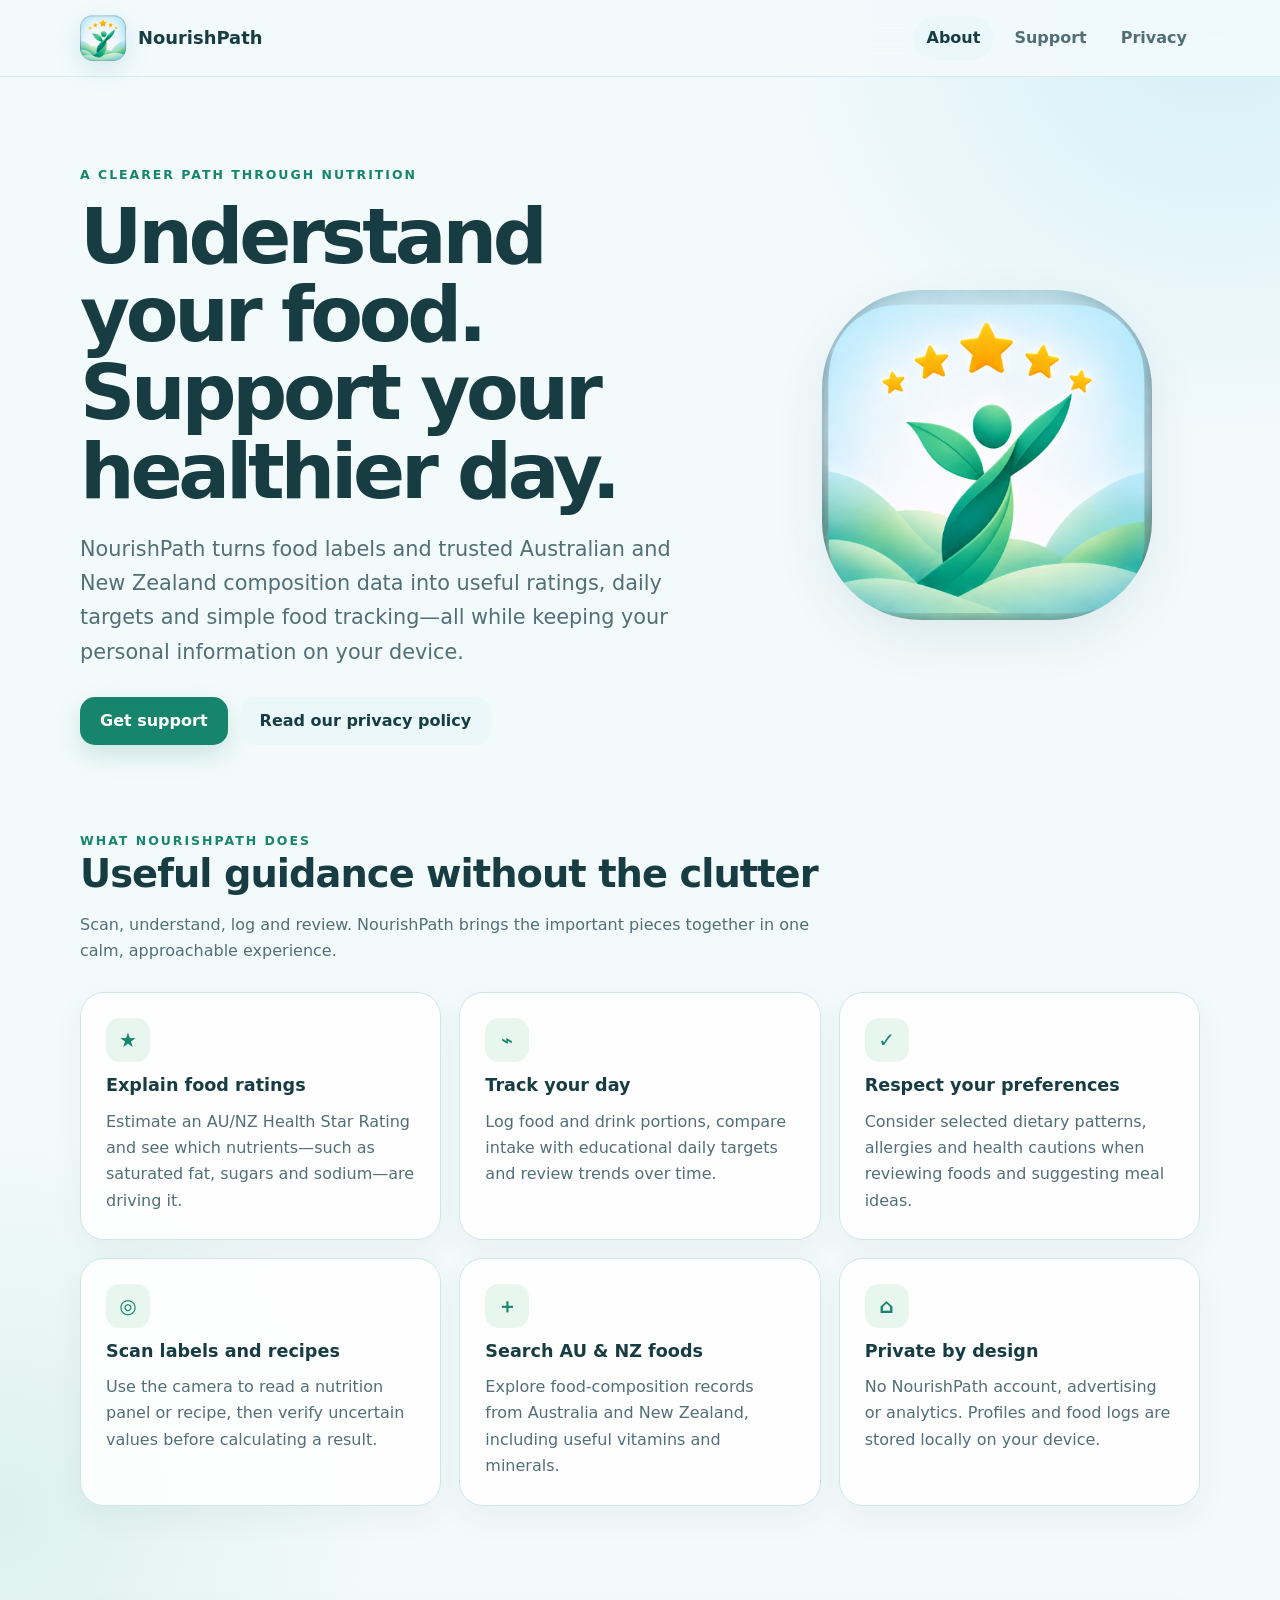
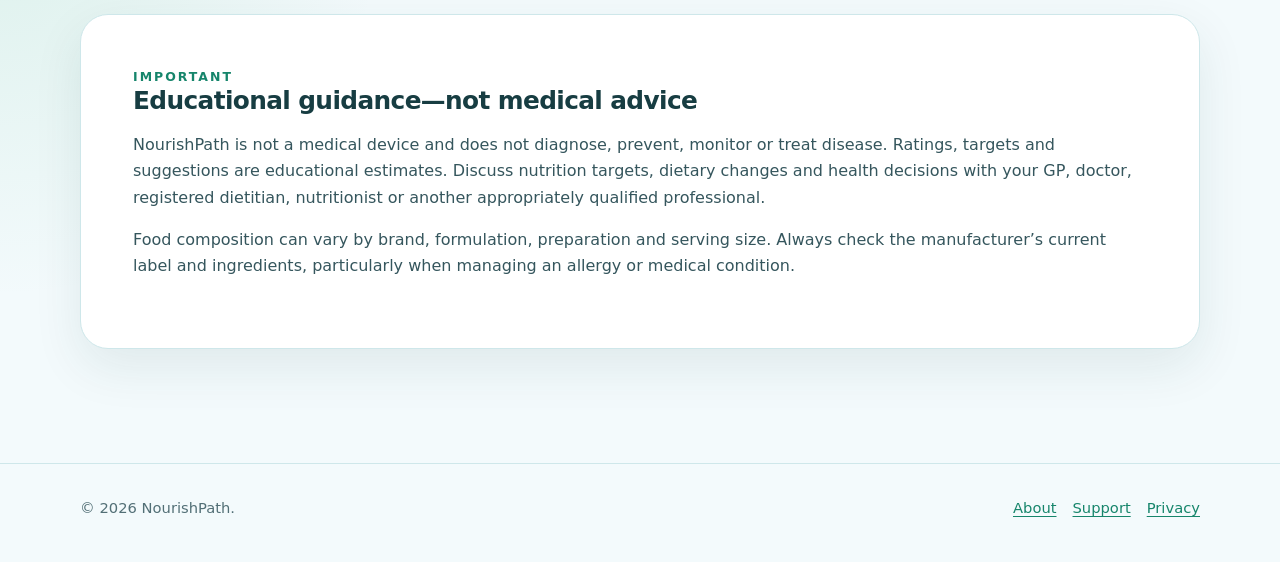
<file: index.htm>
<!doctype html>
<html lang="en-NZ">
<head>
  <meta charset="utf-8">
  <meta name="viewport" content="width=device-width, initial-scale=1">
  <meta name="description" content="NourishPath helps you understand food and drink nutrition, track daily intake, and make more informed choices.">
  <title>NourishPath — Food & daily nutrition, made clearer</title>
  <link rel="icon" href="assets/nourishpath-logo.png">
  <link rel="stylesheet" href="styles.css">
</head>
<body>
  <header class="site-header"><nav class="nav wrap" aria-label="Main navigation">
    <a class="brand" href="index.htm"><img src="assets/nourishpath-logo.png" alt=""><span>NourishPath</span></a>
    <div class="nav-links"><a aria-current="page" href="index.htm">About</a><a href="support.htm">Support</a><a href="privacy.htm">Privacy</a></div>
  </nav></header>
  <main>
    <section class="hero"><div class="hero-grid wrap">
      <div><div class="eyebrow">A clearer path through nutrition</div><h1>Understand your food. Support your healthier day.</h1>
        <p class="lede">NourishPath turns food labels and trusted Australian and New Zealand composition data into useful ratings, daily targets and simple food tracking—all while keeping your personal information on your device.</p>
        <div class="actions"><a class="button" href="support.htm">Get support</a><a class="button secondary" href="privacy.htm">Read our privacy policy</a></div>
      </div>
      <img class="hero-logo" src="assets/nourishpath-logo.png" alt="NourishPath logo: a green leafy person reaching upward beneath five stars">
    </div></section>
    <section class="section"><div class="wrap">
      <div class="eyebrow">What NourishPath does</div><h2>Useful guidance without the clutter</h2>
      <p class="section-intro">Scan, understand, log and review. NourishPath brings the important pieces together in one calm, approachable experience.</p>
      <div class="cards">
        <article class="card"><div class="icon">★</div><h3>Explain food ratings</h3><p>Estimate an AU/NZ Health Star Rating and see which nutrients—such as saturated fat, sugars and sodium—are driving it.</p></article>
        <article class="card"><div class="icon">⌁</div><h3>Track your day</h3><p>Log food and drink portions, compare intake with educational daily targets and review trends over time.</p></article>
        <article class="card"><div class="icon">✓</div><h3>Respect your preferences</h3><p>Consider selected dietary patterns, allergies and health cautions when reviewing foods and suggesting meal ideas.</p></article>
        <article class="card"><div class="icon">◎</div><h3>Scan labels and recipes</h3><p>Use the camera to read a nutrition panel or recipe, then verify uncertain values before calculating a result.</p></article>
        <article class="card"><div class="icon">＋</div><h3>Search AU & NZ foods</h3><p>Explore food-composition records from Australia and New Zealand, including useful vitamins and minerals.</p></article>
        <article class="card"><div class="icon">⌂</div><h3>Private by design</h3><p>No NourishPath account, advertising or analytics. Profiles and food logs are stored locally on your device.</p></article>
      </div>
    </div></section>
    <section class="section"><div class="wrap document">
      <div class="eyebrow">Important</div><h2>Educational guidance—not medical advice</h2>
      <p>NourishPath is not a medical device and does not diagnose, prevent, monitor or treat disease. Ratings, targets and suggestions are educational estimates. Discuss nutrition targets, dietary changes and health decisions with your GP, doctor, registered dietitian, nutritionist or another appropriately qualified professional.</p>
      <p>Food composition can vary by brand, formulation, preparation and serving size. Always check the manufacturer’s current label and ingredients, particularly when managing an allergy or medical condition.</p>
    </div></section>
  </main>
  <footer class="site-footer"><div class="footer-row wrap"><span>© 2026 NourishPath.</span><div class="footer-links"><a href="index.htm">About</a><a href="support.htm">Support</a><a href="privacy.htm">Privacy</a></div></div></footer>
</body></html>
</file>
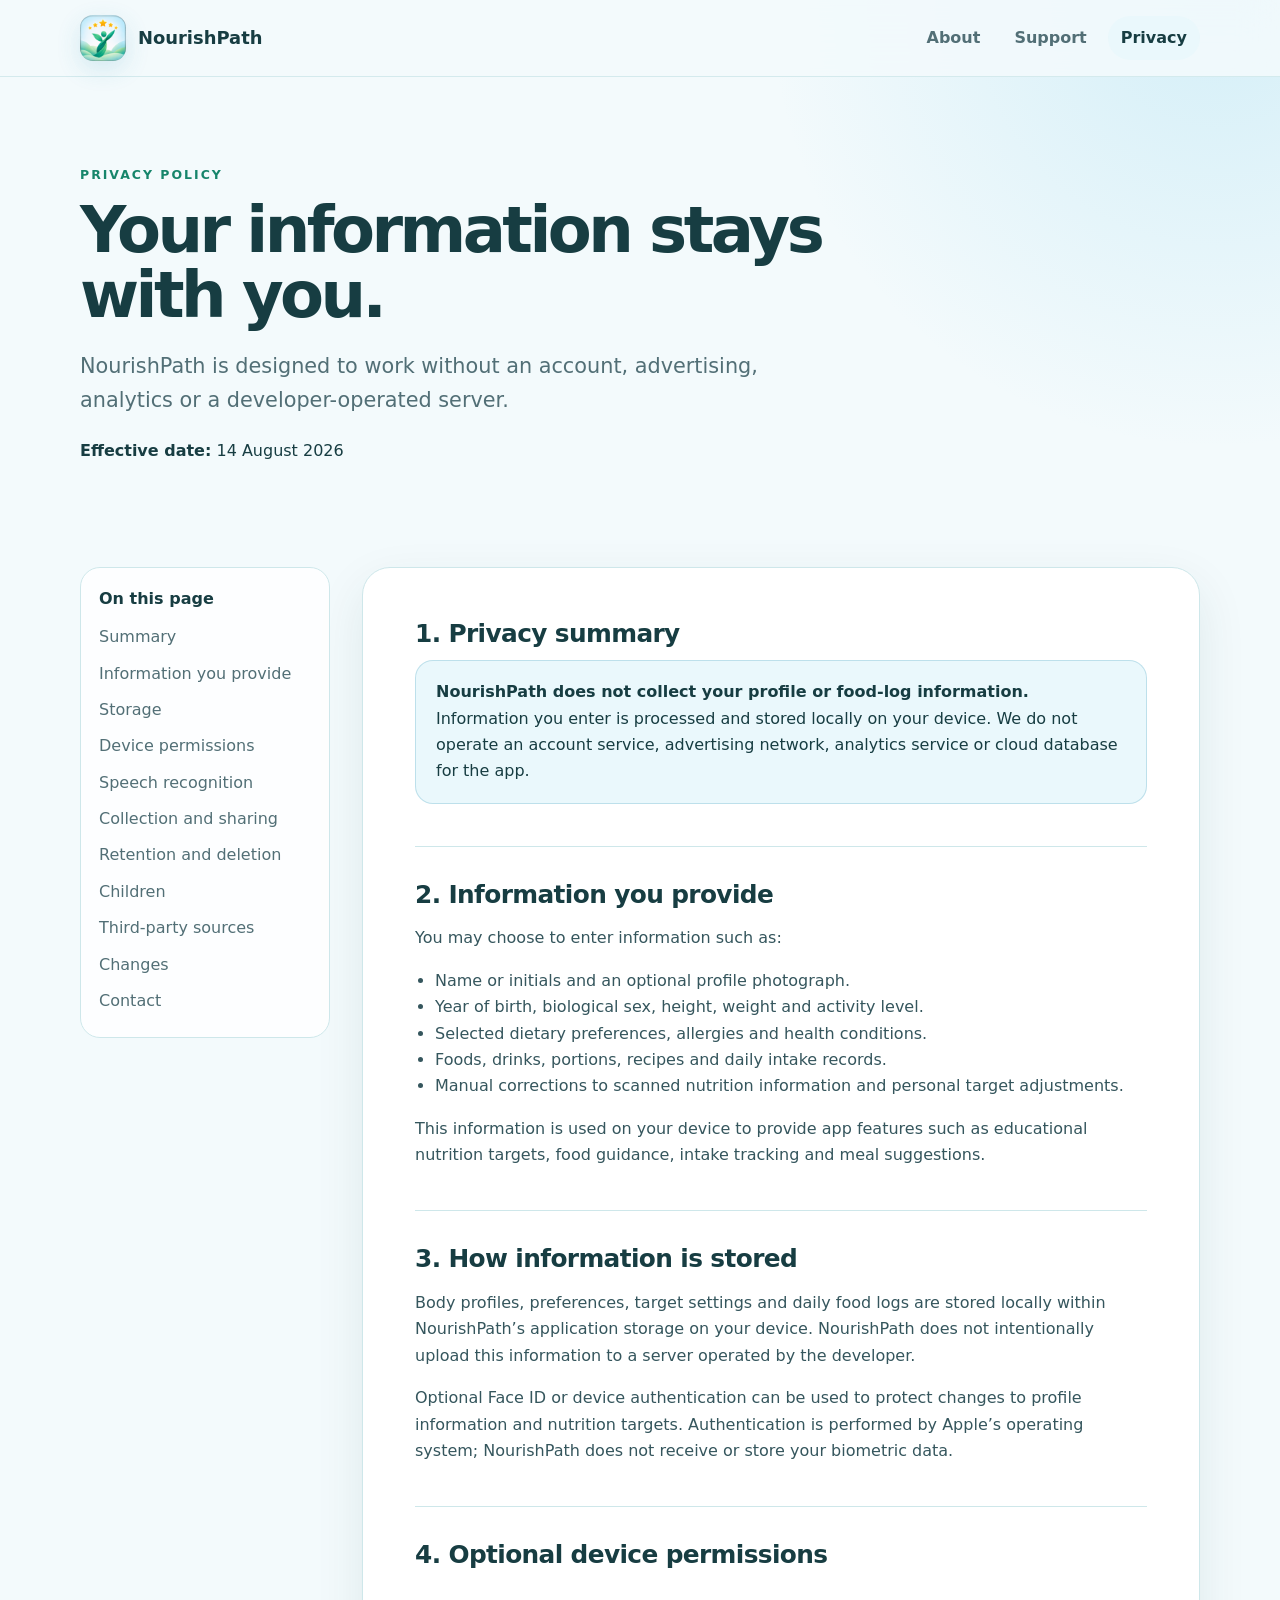
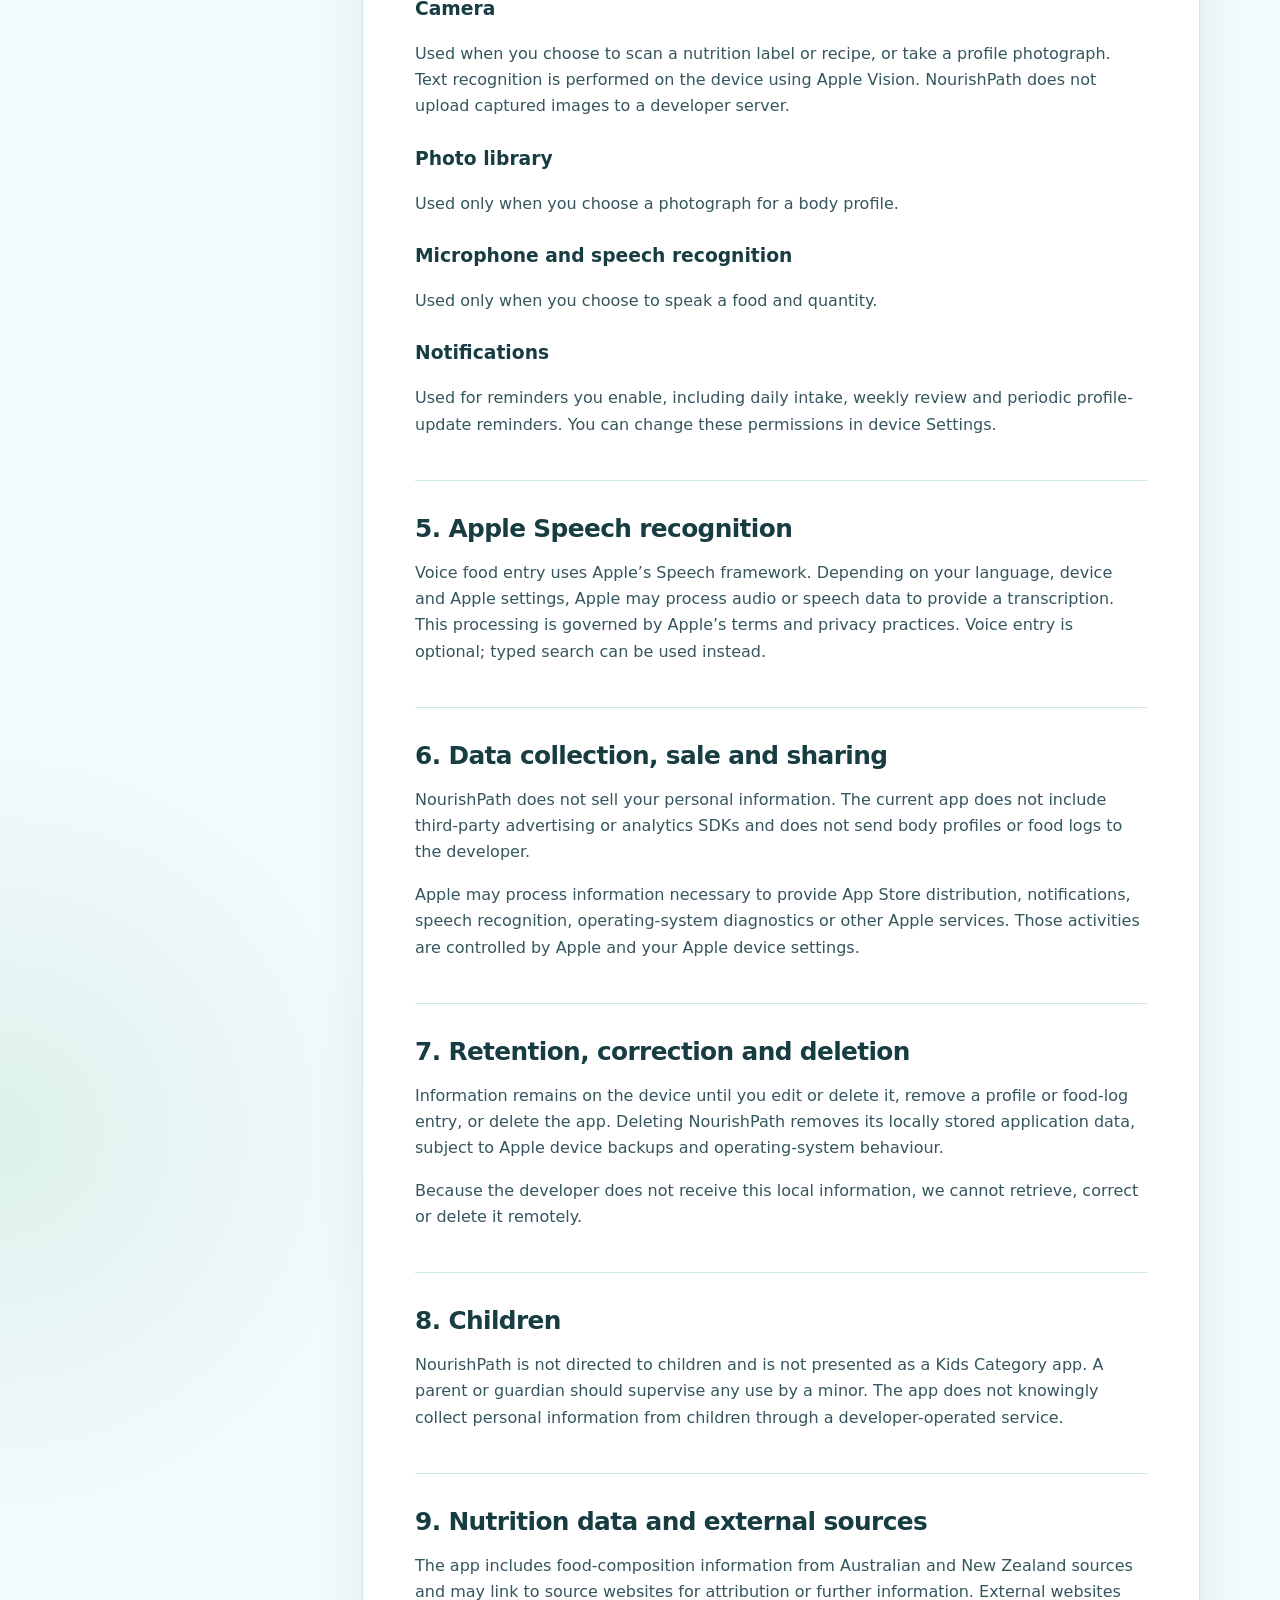
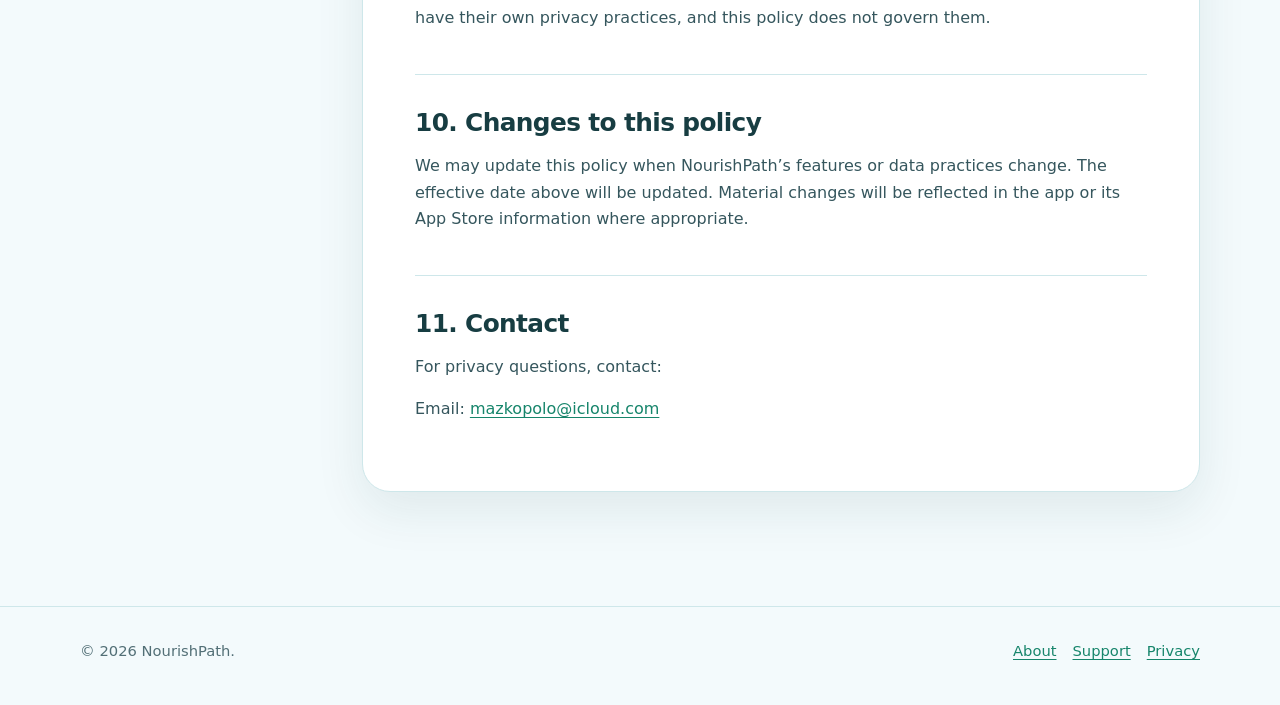
<file: privacy.htm>
<!doctype html>
<html lang="en-NZ">
<head>
  <meta charset="utf-8"><meta name="viewport" content="width=device-width, initial-scale=1">
  <meta name="description" content="NourishPath privacy policy."><title>Privacy Policy — NourishPath</title>
  <link rel="icon" href="assets/nourishpath-logo.png"><link rel="stylesheet" href="styles.css">
</head>
<body>
  <header class="site-header"><nav class="nav wrap" aria-label="Main navigation"><a class="brand" href="index.htm"><img src="assets/nourishpath-logo.png" alt=""><span>NourishPath</span></a><div class="nav-links"><a href="index.htm">About</a><a href="support.htm">Support</a><a aria-current="page" href="privacy.htm">Privacy</a></div></nav></header>
  <main>
    <section class="hero legal"><div class="wrap"><div class="eyebrow">Privacy policy</div><h1>Your information stays with you.</h1><p class="lede">NourishPath is designed to work without an account, advertising, analytics or a developer-operated server.</p><p><strong>Effective date:</strong> 14 August 2026</p></div></section>
    <section class="section"><div class="content-grid wrap">
      <aside class="toc"><strong>On this page</strong><a href="#summary">Summary</a><a href="#information">Information you provide</a><a href="#storage">Storage</a><a href="#permissions">Device permissions</a><a href="#speech">Speech recognition</a><a href="#sharing">Collection and sharing</a><a href="#retention">Retention and deletion</a><a href="#children">Children</a><a href="#sources">Third-party sources</a><a href="#changes">Changes</a><a href="#contact">Contact</a></aside>
      <article class="document">
        <section id="summary"><h2>1. Privacy summary</h2><div class="notice"><strong>NourishPath does not collect your profile or food-log information.</strong> Information you enter is processed and stored locally on your device. We do not operate an account service, advertising network, analytics service or cloud database for the app.</div></section>
        <section id="information"><h2>2. Information you provide</h2><p>You may choose to enter information such as:</p><ul><li>Name or initials and an optional profile photograph.</li><li>Year of birth, biological sex, height, weight and activity level.</li><li>Selected dietary preferences, allergies and health conditions.</li><li>Foods, drinks, portions, recipes and daily intake records.</li><li>Manual corrections to scanned nutrition information and personal target adjustments.</li></ul><p>This information is used on your device to provide app features such as educational nutrition targets, food guidance, intake tracking and meal suggestions.</p></section>
        <section id="storage"><h2>3. How information is stored</h2><p>Body profiles, preferences, target settings and daily food logs are stored locally within NourishPath’s application storage on your device. NourishPath does not intentionally upload this information to a server operated by the developer.</p><p>Optional Face ID or device authentication can be used to protect changes to profile information and nutrition targets. Authentication is performed by Apple’s operating system; NourishPath does not receive or store your biometric data.</p></section>
        <section id="permissions"><h2>4. Optional device permissions</h2><h3>Camera</h3><p>Used when you choose to scan a nutrition label or recipe, or take a profile photograph. Text recognition is performed on the device using Apple Vision. NourishPath does not upload captured images to a developer server.</p><h3>Photo library</h3><p>Used only when you choose a photograph for a body profile.</p><h3>Microphone and speech recognition</h3><p>Used only when you choose to speak a food and quantity.</p><h3>Notifications</h3><p>Used for reminders you enable, including daily intake, weekly review and periodic profile-update reminders. You can change these permissions in device Settings.</p></section>
        <section id="speech"><h2>5. Apple Speech recognition</h2><p>Voice food entry uses Apple’s Speech framework. Depending on your language, device and Apple settings, Apple may process audio or speech data to provide a transcription. This processing is governed by Apple’s terms and privacy practices. Voice entry is optional; typed search can be used instead.</p></section>
        <section id="sharing"><h2>6. Data collection, sale and sharing</h2><p>NourishPath does not sell your personal information. The current app does not include third-party advertising or analytics SDKs and does not send body profiles or food logs to the developer.</p><p>Apple may process information necessary to provide App Store distribution, notifications, speech recognition, operating-system diagnostics or other Apple services. Those activities are controlled by Apple and your Apple device settings.</p></section>
        <section id="retention"><h2>7. Retention, correction and deletion</h2><p>Information remains on the device until you edit or delete it, remove a profile or food-log entry, or delete the app. Deleting NourishPath removes its locally stored application data, subject to Apple device backups and operating-system behaviour.</p><p>Because the developer does not receive this local information, we cannot retrieve, correct or delete it remotely.</p></section>
        <section id="children"><h2>8. Children</h2><p>NourishPath is not directed to children and is not presented as a Kids Category app. A parent or guardian should supervise any use by a minor. The app does not knowingly collect personal information from children through a developer-operated service.</p></section>
        <section id="sources"><h2>9. Nutrition data and external sources</h2><p>The app includes food-composition information from Australian and New Zealand sources and may link to source websites for attribution or further information. External websites have their own privacy practices, and this policy does not govern them.</p></section>
        <section id="changes"><h2>10. Changes to this policy</h2><p>We may update this policy when NourishPath’s features or data practices change. The effective date above will be updated. Material changes will be reflected in the app or its App Store information where appropriate.</p></section>
        <section id="contact"><h2>11. Contact</h2><p>For privacy questions, contact:</p><p>Email: <a href="mailto:mazkopolo@icloud.com">mazkopolo@icloud.com</a></p></section>
      </article>
    </div></section>
  </main>
  <footer class="site-footer"><div class="footer-row wrap"><span>© 2026 NourishPath.</span><div class="footer-links"><a href="index.htm">About</a><a href="support.htm">Support</a><a href="privacy.htm">Privacy</a></div></div></footer>
</body></html>
</file>
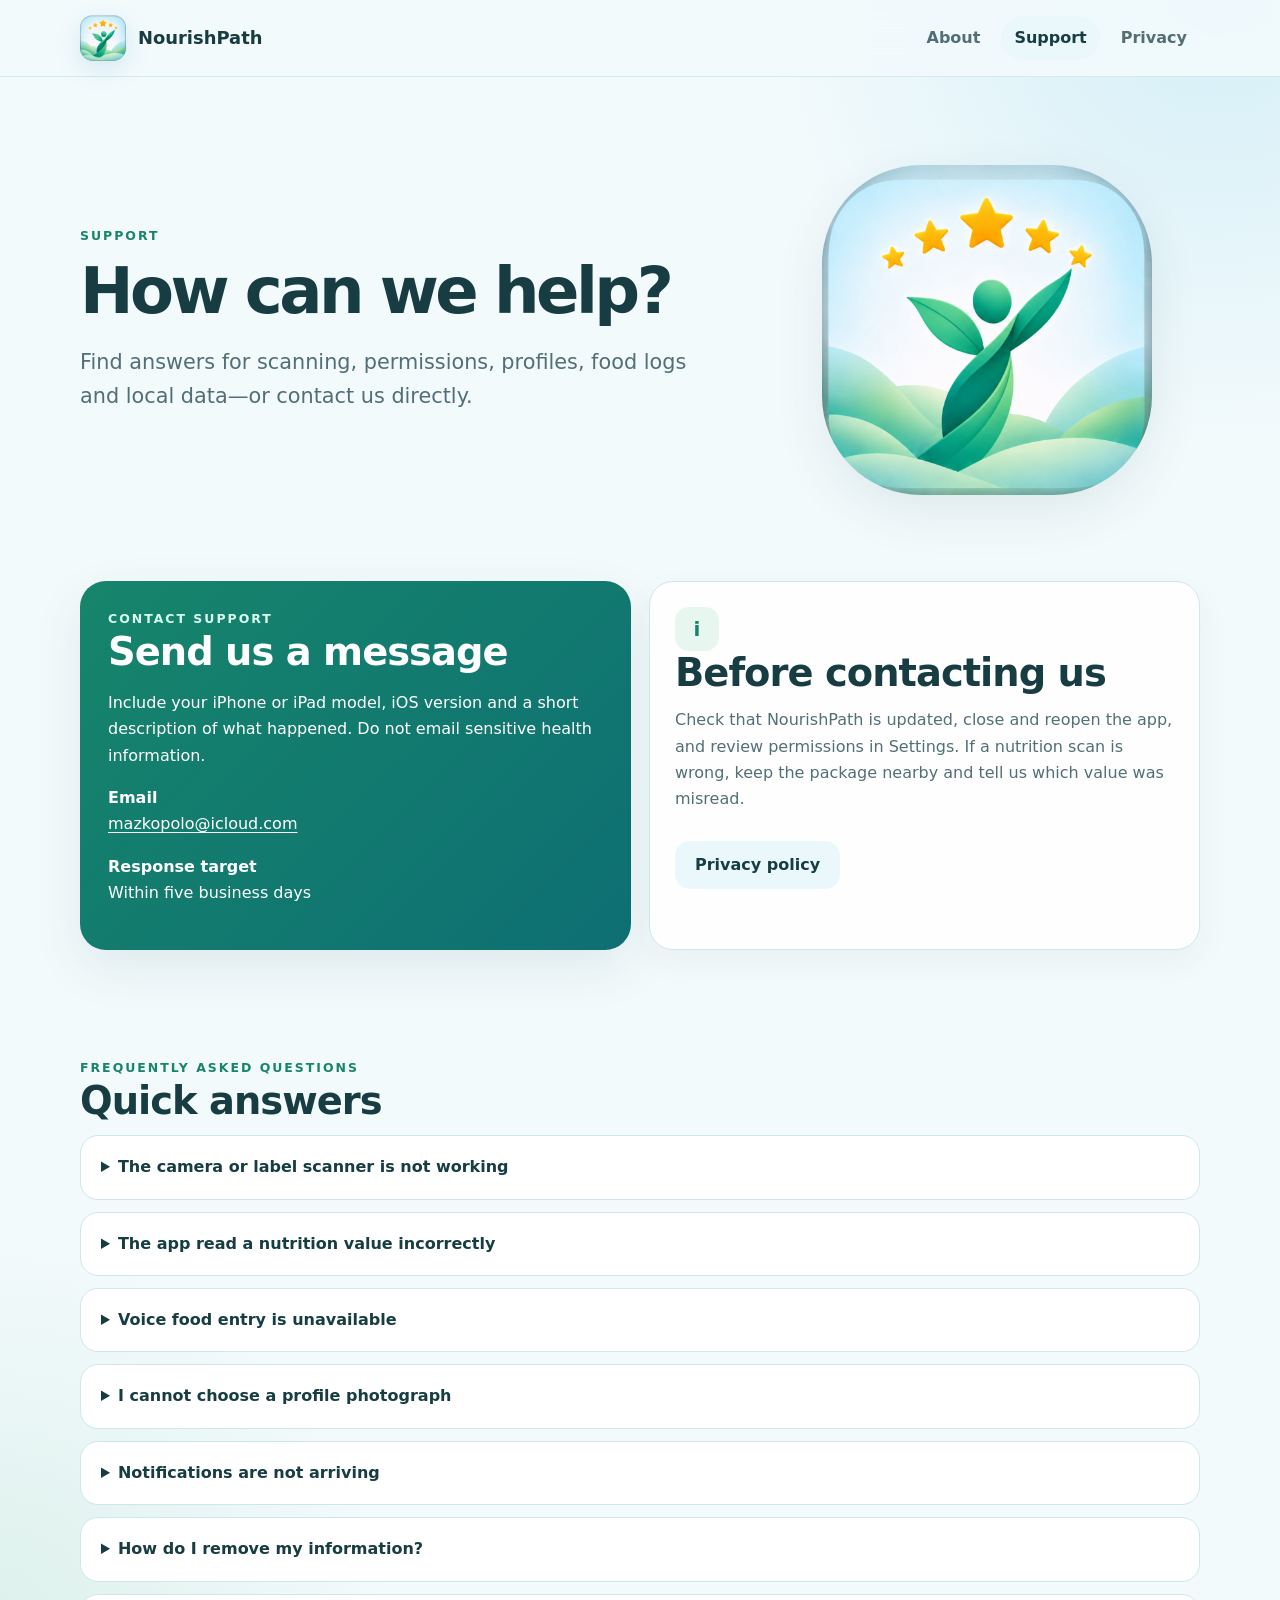
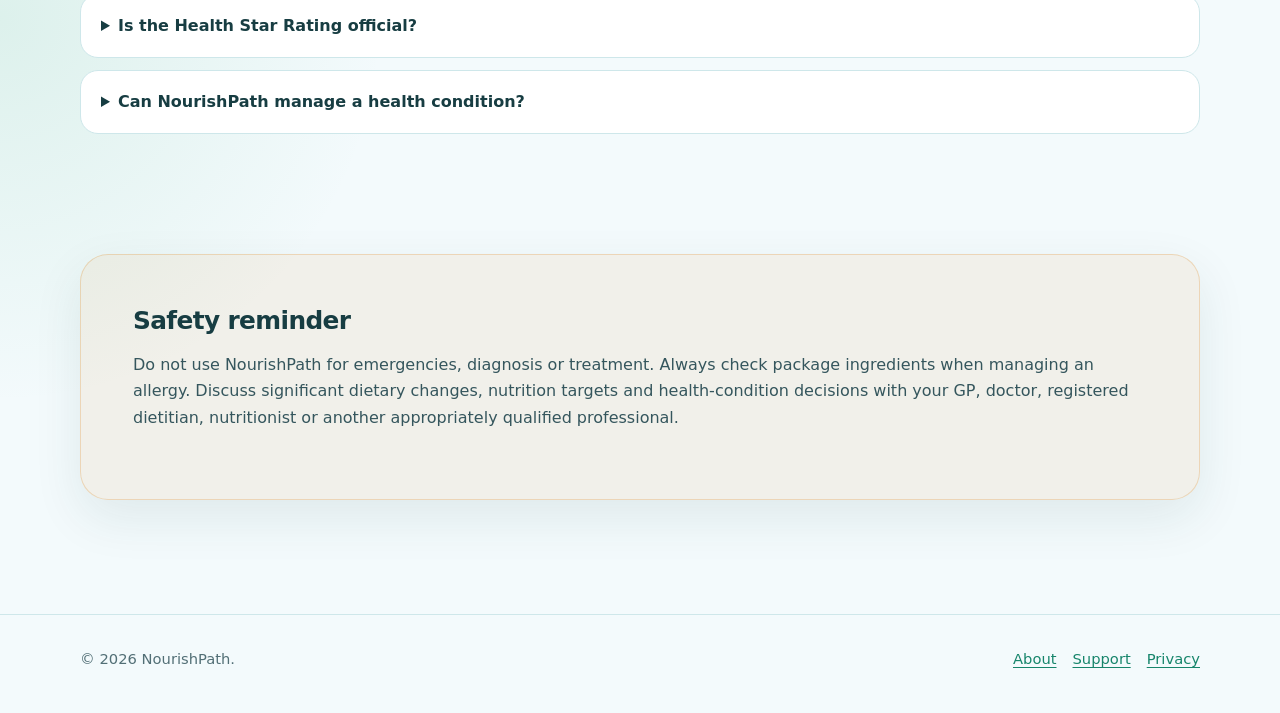
<file: support.htm>
<!doctype html>
<html lang="en-NZ">
<head>
  <meta charset="utf-8"><meta name="viewport" content="width=device-width, initial-scale=1">
  <meta name="description" content="Help and support for NourishPath Food & Health."><title>Support — NourishPath</title>
  <link rel="icon" href="assets/nourishpath-logo.png"><link rel="stylesheet" href="styles.css">
</head>
<body>
  <header class="site-header"><nav class="nav wrap" aria-label="Main navigation"><a class="brand" href="index.htm"><img src="assets/nourishpath-logo.png" alt=""><span>NourishPath</span></a><div class="nav-links"><a href="index.htm">About</a><a aria-current="page" href="support.htm">Support</a><a href="privacy.htm">Privacy</a></div></nav></header>
  <main>
    <section class="hero legal"><div class="hero-grid wrap"><div><div class="eyebrow">Support</div><h1>How can we help?</h1><p class="lede">Find answers for scanning, permissions, profiles, food logs and local data—or contact us directly.</p></div><img class="hero-logo" src="assets/nourishpath-logo.png" alt="NourishPath logo"></div></section>
    <section class="section"><div class="wrap support-grid">
      <div class="contact-card"><div class="eyebrow" style="color:#d9fff0">Contact support</div><h2>Send us a message</h2><p>Include your iPhone or iPad model, iOS version and a short description of what happened. Do not email sensitive health information.</p><p><strong>Email</strong><br><a href="mailto:mazkopolo@icloud.com">mazkopolo@icloud.com</a></p><p><strong>Response target</strong><br>Within five business days</p></div>
      <div class="card"><div class="icon">i</div><h2>Before contacting us</h2><p>Check that NourishPath is updated, close and reopen the app, and review permissions in Settings. If a nutrition scan is wrong, keep the package nearby and tell us which value was misread.</p><div class="actions"><a class="button secondary" href="privacy.htm">Privacy policy</a></div></div>
    </div></section>
    <section class="section"><div class="wrap"><div class="eyebrow">Frequently asked questions</div><h2>Quick answers</h2><div class="faq">
      <details><summary>The camera or label scanner is not working</summary><p>Open Settings → Privacy & Security → Camera and enable NourishPath. Use bright, even lighting, hold the phone parallel to the panel and keep the full nutrition table in focus. Review every extracted value before relying on the rating.</p></details>
      <details><summary>The app read a nutrition value incorrectly</summary><p>Open “Review label values” and correct the number manually. Nutrition layouts vary considerably, so the app flags uncertain or missing values for verification. Always compare scanned values with the current package.</p></details>
      <details><summary>Voice food entry is unavailable</summary><p>Open Settings → Privacy & Security and allow Microphone and Speech Recognition for NourishPath. Voice entry is optional; you can always type a food name in search.</p></details>
      <details><summary>I cannot choose a profile photograph</summary><p>Open Settings → Privacy & Security → Photos → NourishPath and allow access to selected photos or the full library. You can also use the in-app camera option.</p></details>
      <details><summary>Notifications are not arriving</summary><p>Open Settings → Notifications → NourishPath and enable Allow Notifications. Inside NourishPath, confirm that the specific reminder has been enabled. Focus modes and Scheduled Summary may delay delivery.</p></details>
      <details><summary>How do I remove my information?</summary><p>Delete individual food logs or body profiles in the app. Deleting NourishPath removes its locally stored data from the device, subject to Apple device backups and operating-system behaviour. NourishPath has no developer account or remote profile to delete.</p></details>
      <details><summary>Is the Health Star Rating official?</summary><p>NourishPath provides an estimate using available label or composition data. A result may differ from a manufacturer’s official rating when information such as ingredient proportions, category, density or formulation is unavailable. Database foods and scanned recipes are particularly likely to be estimates.</p></details>
      <details><summary>Can NourishPath manage a health condition?</summary><p>No. Profile cautions, daily targets and meal suggestions are educational only. They are not diagnosis, treatment or an individual medical nutrition plan. Consult an appropriately qualified healthcare professional.</p></details>
    </div></div></section>
    <section class="section"><div class="wrap document warning"><h2>Safety reminder</h2><p>Do not use NourishPath for emergencies, diagnosis or treatment. Always check package ingredients when managing an allergy. Discuss significant dietary changes, nutrition targets and health-condition decisions with your GP, doctor, registered dietitian, nutritionist or another appropriately qualified professional.</p></div></section>
  </main>
  <footer class="site-footer"><div class="footer-row wrap"><span>© 2026 NourishPath.</span><div class="footer-links"><a href="index.htm">About</a><a href="support.htm">Support</a><a href="privacy.htm">Privacy</a></div></div></footer>
</body></html>
</file>
<file: styles.css>
:root {
  --ink: #173d42;
  --muted: #526f76;
  --paper: #f3fafc;
  --panel: #ffffff;
  --blue: #2e92b4;
  --sky: #78cdea;
  --blue-soft: #eaf8fc;
  --green: #16856b;
  --fresh: #55b98a;
  --green-soft: #e7f7ef;
  --rule: #cee7ea;
  --warn: #da821e;
  --shadow: 0 18px 50px rgba(23, 61, 66, .09);
}

* { box-sizing: border-box; }
html { scroll-behavior: smooth; }
body {
  margin: 0;
  color: var(--ink);
  background:
    radial-gradient(circle at 95% 0%, rgba(120,205,234,.25), transparent 28rem),
    radial-gradient(circle at 0% 70%, rgba(85,185,138,.14), transparent 24rem),
    var(--paper);
  font-family: ui-rounded, "SF Pro Rounded", "Avenir Next", system-ui, -apple-system, BlinkMacSystemFont, "Segoe UI", sans-serif;
  line-height: 1.65;
}
a { color: var(--green); text-underline-offset: 3px; }
a:hover { color: var(--blue); }
.wrap { width: min(1120px, calc(100% - 36px)); margin: 0 auto; }
.site-header {
  position: sticky; top: 0; z-index: 20;
  border-bottom: 1px solid rgba(206,231,234,.8);
  background: rgba(243,250,252,.88);
  backdrop-filter: blur(18px);
}
.nav { min-height: 76px; display: flex; align-items: center; gap: 24px; }
.brand { display: flex; align-items: center; gap: 12px; color: var(--ink); text-decoration: none; font-weight: 800; font-size: 1.12rem; }
.brand img { width: 46px; height: 46px; border-radius: 13px; box-shadow: 0 8px 24px rgba(46,146,180,.16); }
.nav-links { display: flex; gap: 8px; margin-left: auto; }
.nav-links a { color: var(--muted); text-decoration: none; font-weight: 700; padding: 9px 13px; border-radius: 999px; }
.nav-links a:hover, .nav-links a[aria-current="page"] { color: var(--ink); background: var(--blue-soft); }
.hero { padding: 88px 0 52px; }
.hero-grid { display: grid; grid-template-columns: 1.2fr .8fr; gap: 56px; align-items: center; }
.eyebrow { color: var(--green); font-size: .78rem; font-weight: 850; letter-spacing: .16em; text-transform: uppercase; }
h1 { margin: 12px 0 18px; max-width: 820px; font-size: clamp(2.5rem, 6vw, 5.2rem); line-height: 1.02; letter-spacing: -.055em; }
.legal h1 { font-size: clamp(2.3rem, 5vw, 4.25rem); }
.lede { max-width: 720px; color: var(--muted); font-size: clamp(1.05rem, 2vw, 1.3rem); }
.hero-logo { width: min(100%, 330px); justify-self: center; border-radius: 30%; box-shadow: var(--shadow); }
.actions { display: flex; flex-wrap: wrap; gap: 12px; margin-top: 28px; }
.button { display: inline-flex; align-items: center; justify-content: center; min-height: 48px; padding: 0 20px; border-radius: 15px; background: var(--green); color: white; text-decoration: none; font-weight: 800; box-shadow: 0 10px 24px rgba(22,133,107,.18); }
.button.secondary { color: var(--ink); background: var(--blue-soft); box-shadow: none; }
.section { padding: 34px 0 74px; }
.section h2 { margin: 0 0 12px; font-size: clamp(1.65rem, 3vw, 2.4rem); line-height: 1.15; letter-spacing: -.025em; }
.section-intro { color: var(--muted); max-width: 740px; margin-bottom: 28px; }
.cards { display: grid; grid-template-columns: repeat(3, 1fr); gap: 18px; }
.card { padding: 25px; border: 1px solid var(--rule); border-radius: 24px; background: rgba(255,255,255,.9); box-shadow: 0 12px 32px rgba(23,61,66,.05); }
.card h3 { margin: 9px 0 8px; font-size: 1.1rem; }
.card p { margin: 0; color: var(--muted); }
.icon { display: grid; place-items: center; width: 44px; height: 44px; border-radius: 14px; color: var(--green); background: var(--green-soft); font-size: 1.25rem; font-weight: 900; }
.content-grid { display: grid; grid-template-columns: 250px 1fr; gap: 32px; align-items: start; }
.toc { position: sticky; top: 104px; padding: 18px; border: 1px solid var(--rule); border-radius: 20px; background: rgba(255,255,255,.8); }
.toc strong { display: block; margin-bottom: 7px; }
.toc a { display: block; padding: 5px 0; color: var(--muted); text-decoration: none; }
.document { padding: clamp(24px, 5vw, 52px); border: 1px solid var(--rule); border-radius: 28px; background: var(--panel); box-shadow: var(--shadow); }
.document section + section { margin-top: 42px; padding-top: 34px; border-top: 1px solid var(--rule); }
.document h2 { margin: 0 0 12px; font-size: 1.55rem; }
.document h3 { margin: 24px 0 8px; }
.document p, .document li { color: #35565d; }
.document ul { padding-left: 1.25rem; }
.notice { padding: 18px 20px; border: 1px solid rgba(46,146,180,.24); border-radius: 18px; background: var(--blue-soft); }
.warning { border-color: rgba(218,130,30,.25); background: rgba(218,130,30,.08); }
.support-grid { display: grid; grid-template-columns: repeat(2, 1fr); gap: 18px; }
.contact-card { padding: 28px; border-radius: 26px; color: white; background: linear-gradient(135deg, var(--green), #0e6f73); box-shadow: var(--shadow); }
.contact-card a { color: white; }
.faq details { margin-bottom: 12px; border: 1px solid var(--rule); border-radius: 18px; background: var(--panel); overflow: hidden; }
.faq summary { cursor: pointer; padding: 18px 20px; font-weight: 800; }
.faq details p { margin: 0; padding: 0 20px 20px; color: var(--muted); }
.site-footer { margin-top: 40px; padding: 32px 0 42px; border-top: 1px solid var(--rule); color: var(--muted); font-size: .92rem; }
.footer-row { display: flex; justify-content: space-between; gap: 24px; flex-wrap: wrap; }
.footer-links { display: flex; gap: 16px; flex-wrap: wrap; }
@media (max-width: 780px) {
  .nav { align-items: flex-start; padding: 13px 0; }
  .nav-links { gap: 2px; }
  .nav-links a { padding: 8px; font-size: .86rem; }
  .hero { padding-top: 56px; }
  .hero-grid, .content-grid { grid-template-columns: 1fr; }
  .hero-logo { width: 210px; grid-row: 1; }
  .cards, .support-grid { grid-template-columns: 1fr; }
  .toc { position: static; }
}
@media (max-width: 500px) {
  .brand span { display: none; }
  .wrap { width: min(100% - 24px, 1120px); }
  .document { border-radius: 22px; }
}
@media (prefers-reduced-motion: reduce) { html { scroll-behavior: auto; } }
</file>
